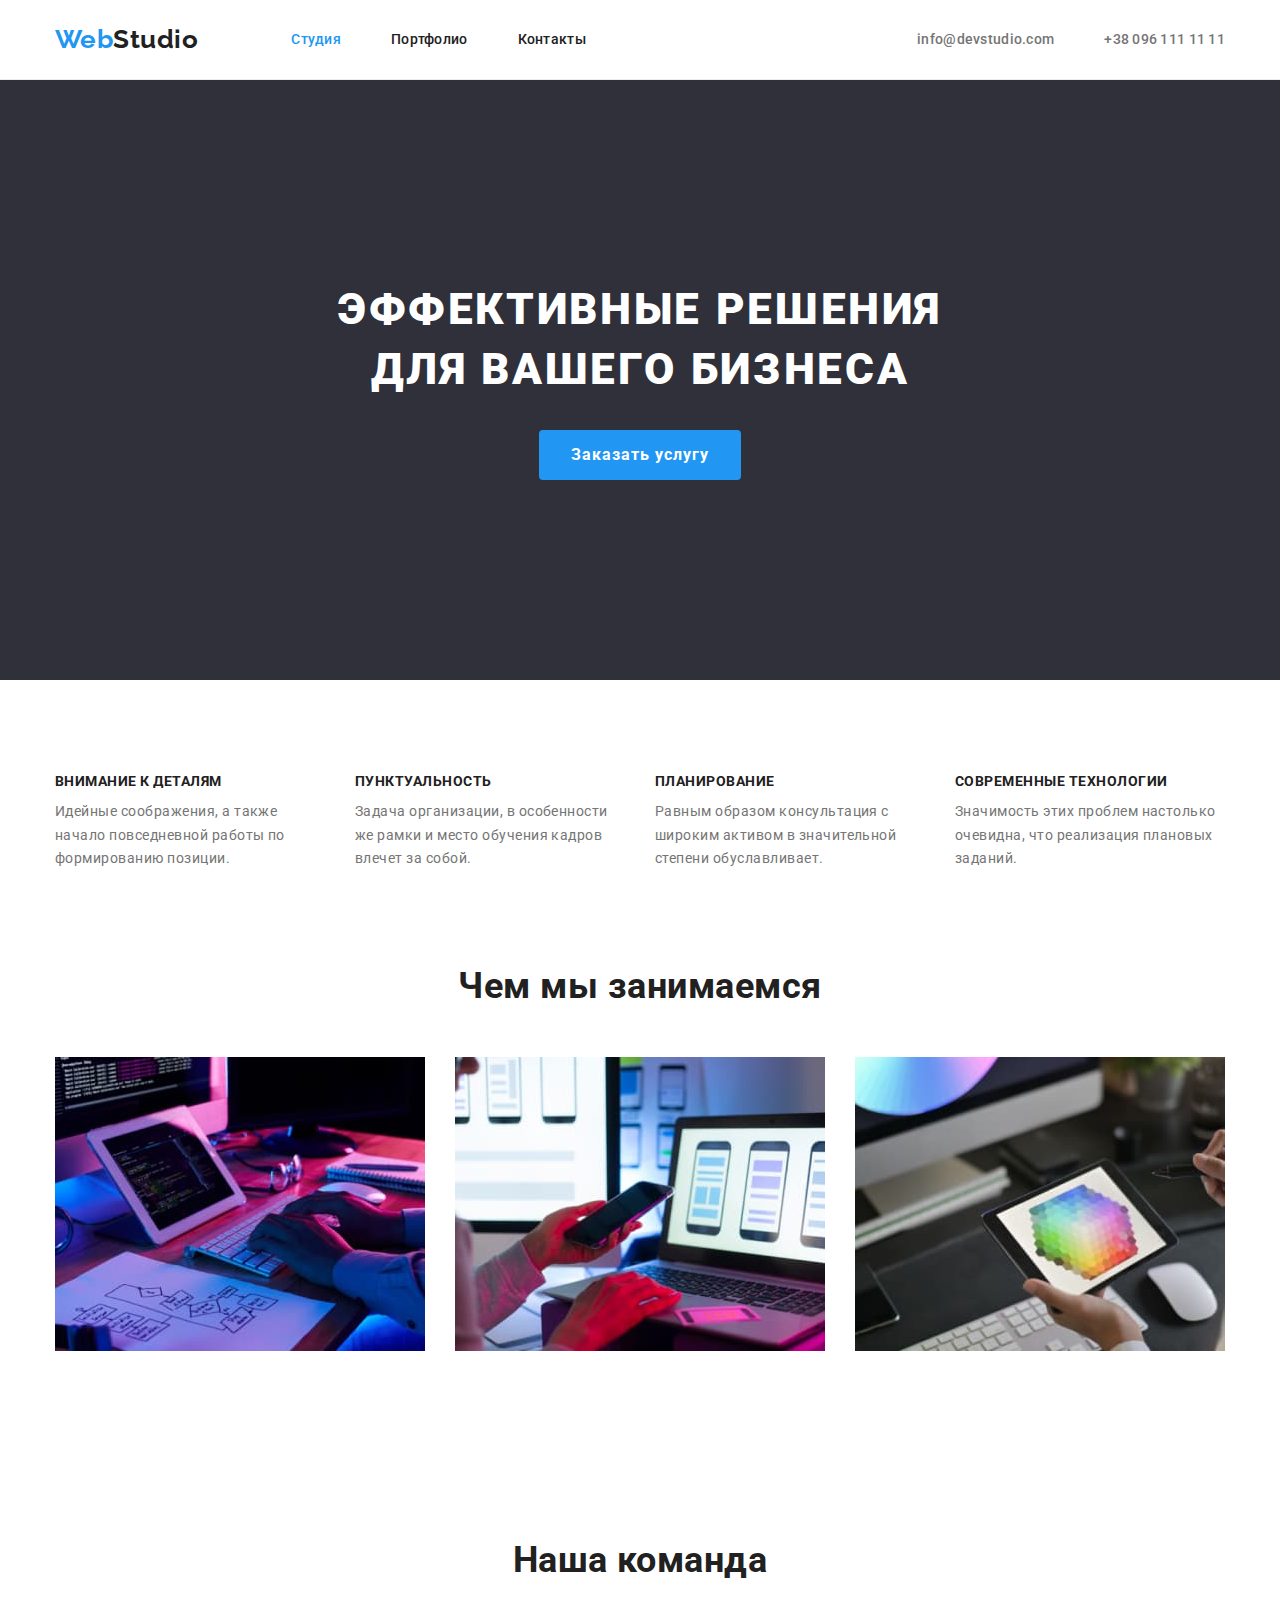
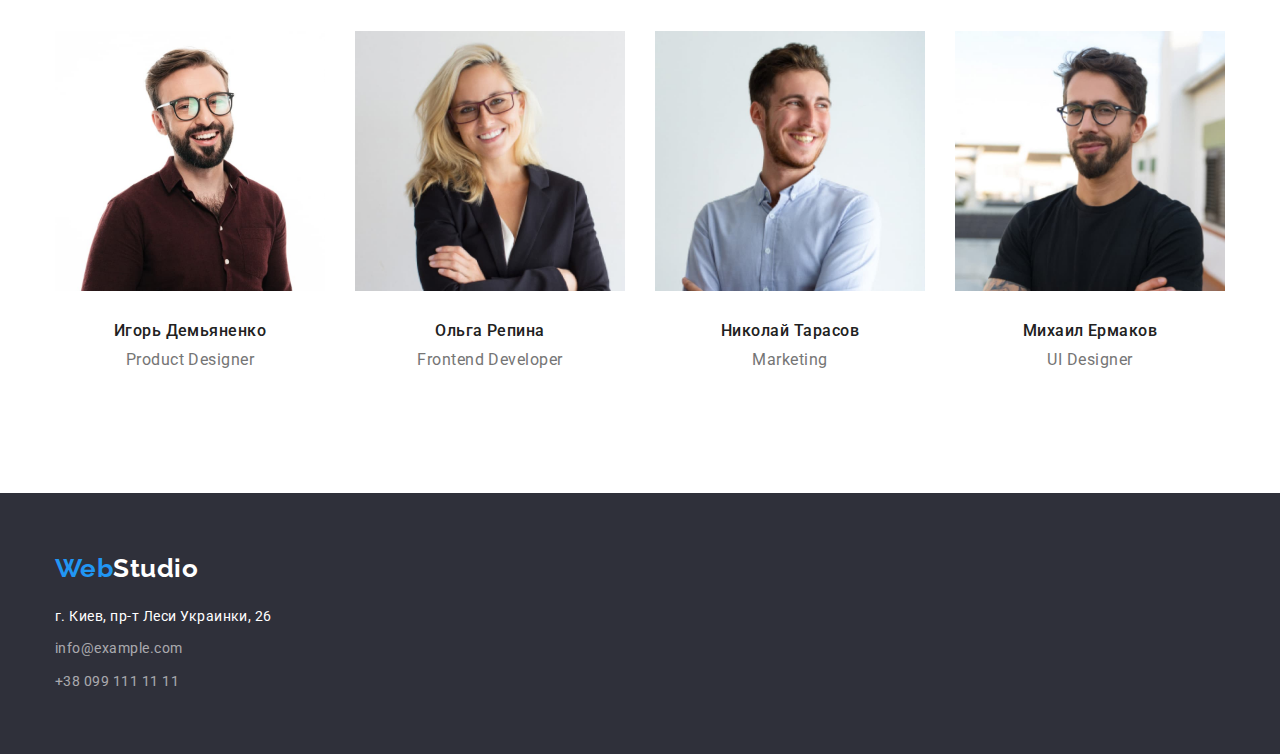
<file: index.html>
<!DOCTYPE html>
<html lang="ru">

<head>
    <meta charset="UTF-8">
    <meta http-equiv="X-UA-Compatible" content="IE=edge">
    <meta name="viewport" content="width=device-width, initial-scale=1.0">
    <title>Студия</title>
    <link
        href="https://fonts.googleapis.com/css2?family=Raleway:wght@700&family=Roboto:wght@400;500;700;900&display=swap"
        rel="stylesheet">
    <link rel="stylesheet"
        href="https://cdnjs.cloudflare.com/ajax/libs/modern-normalize/1.0.0/modern-normalize.min.css">
    <link rel="stylesheet" href="./css/styles.css">

</head>

<body>
    <header class="header">
        <div class="container page-header">
            <nav class="site-nav">
                <a href="./index.html" class="header-logo link"><span class="web">Web</span>Studio</a>
                <ul class="list nav">
                    <li>
                        <a href="" class="link current">Студия</a>
                    </li>
                    <li class="plink">
                        <a href="./portfolio.html" class="link">Портфолио</a>
                    </li>
                    <li>
                        <a href="" class="link">Контакты</a>
                    </li>
                </ul>
            </nav>
            <ul class="list auth-nav">
                <li><a href="mailto:info@devstudio.com" class="link">info@devstudio.com</a></li>
                <li><a href="tel:+380961111111" class="link tlink">+38 096 111 11 11</a></li>
            </ul>
        </div>
    </header>

    <main>
        <section class="hero">
            <div class="container">
                <h1 class="hero-title">Эффективные решения для вашего бизнеса</h1>
                <button type="button" class="hero-button">Заказать услугу</button>
            </div>
        </section>
        <section class="quality">
            <div class="container">
                <h2 class="hidden">Качества нашей команды</h2>
                <ul class="list quality-items">
                    <li class="item">
                        <h3 class="quality-title">Внимание к деталям</h3>
                        <p class="quality-text">Идейные соображения, а также начало повседневной работы по формированию
                            позиции.
                        </p>
                    </li>
                    <li class="item">
                        <h3 class="quality-title">Пунктуальность</h3>
                        <p class="quality-text">Задача организации, в особенности же рамки и место обучения кадров
                            влечет за
                            собой.</p>
                    </li>
                    <li class="item">
                        <h3 class="quality-title">Планирование</h3>
                        <p class="quality-text">Равным образом консультация с широким активом в значительной степени
                            обуславливает.</p>
                    </li>
                    <li class="item">
                        <h3 class="quality-title">Современные технологии</h3>
                        <p class="quality-text">Значимость этих проблем настолько очевидна, что реализация плановых
                            заданий.
                        </p>
                    </li>
                </ul>
            </div>
        </section>
        <section class="work">
            <div class="container">
                <h2 class="title">Чем мы занимаемся</h2>
                <ul class="list work-items">
                    <li class="item">
                        <img src="./images/box1.jpg" alt="Рабочее место разработчика проекта" width="370" height="294">
                    </li>
                    <li class="item">
                        <img src="./images/box2.jpg" alt="Рабочее место проектного менеджера" width="370" height="294">
                    </li>
                    <li class="item">
                        <img src="./images/box3.jpg" alt="Рабочее место дизайнера" width="370" height="294">
                    </li>
                </ul>
            </div>
        </section>
        <section class="team">
            <div class="container">
                <h2 class="title">Наша команда</h2>
                <ul class="list team-items">
                    <li class="item">
                        <img src="./images/img1.jpg" alt="Игорь Демьяненко" width="270" height="260">
                        <div class="sign">
                            <h3 class="team-title">Игорь Демьяненко</h3>
                            <p lang="en" class="team-text">Product Designer</p>
                        </div>
                    </li>
                    <li class="item">
                        <img src="./images/img2.jpg" alt="Ольга Репина" width="270" height="260">
                        <div class="sign">
                            <h3 class="team-title">Ольга Репина</h3>
                            <p lang="en" class="team-text">Frontend Developer</p>
                        </div>
                    </li>
                    <li class="item">
                        <img src="./images/img3.jpg" alt="Николай Тарасов" width="270" height="260">
                        <div class="sign">
                            <h3 class="team-title">Николай Тарасов</h3>
                            <p lang="en" class="team-text">Marketing</p>
                        </div>
                    </li>
                    <li class="item">
                        <img src="./images/img4.jpg" alt="Михаил Ермаков" width="270" height="260">
                        <div class="sign">
                            <h3 class="team-title">Михаил Ермаков</h3>
                            <p lang="en" class="team-text">UI Designer</p>
                        </div>
                    </li>
                </ul>
            </div>
        </section>
    </main>

    <footer class="footer">
        <div class="container">
            <a href="./index.html" class="footer-logo link"><span class="web">Web</span>Studio</a>
            <address class="address">
                г. Киев, пр-т Леси Украинки, 26 <br />
                <a href="mailto:info@example.com" class="footer-link link">info@example.com</a><br />
                <a href="tel:+380991111111" class="footer-link link">+38 099 111 11 11</a>
            </address>
        </div>
    </footer>
</body>

</html>
</file>
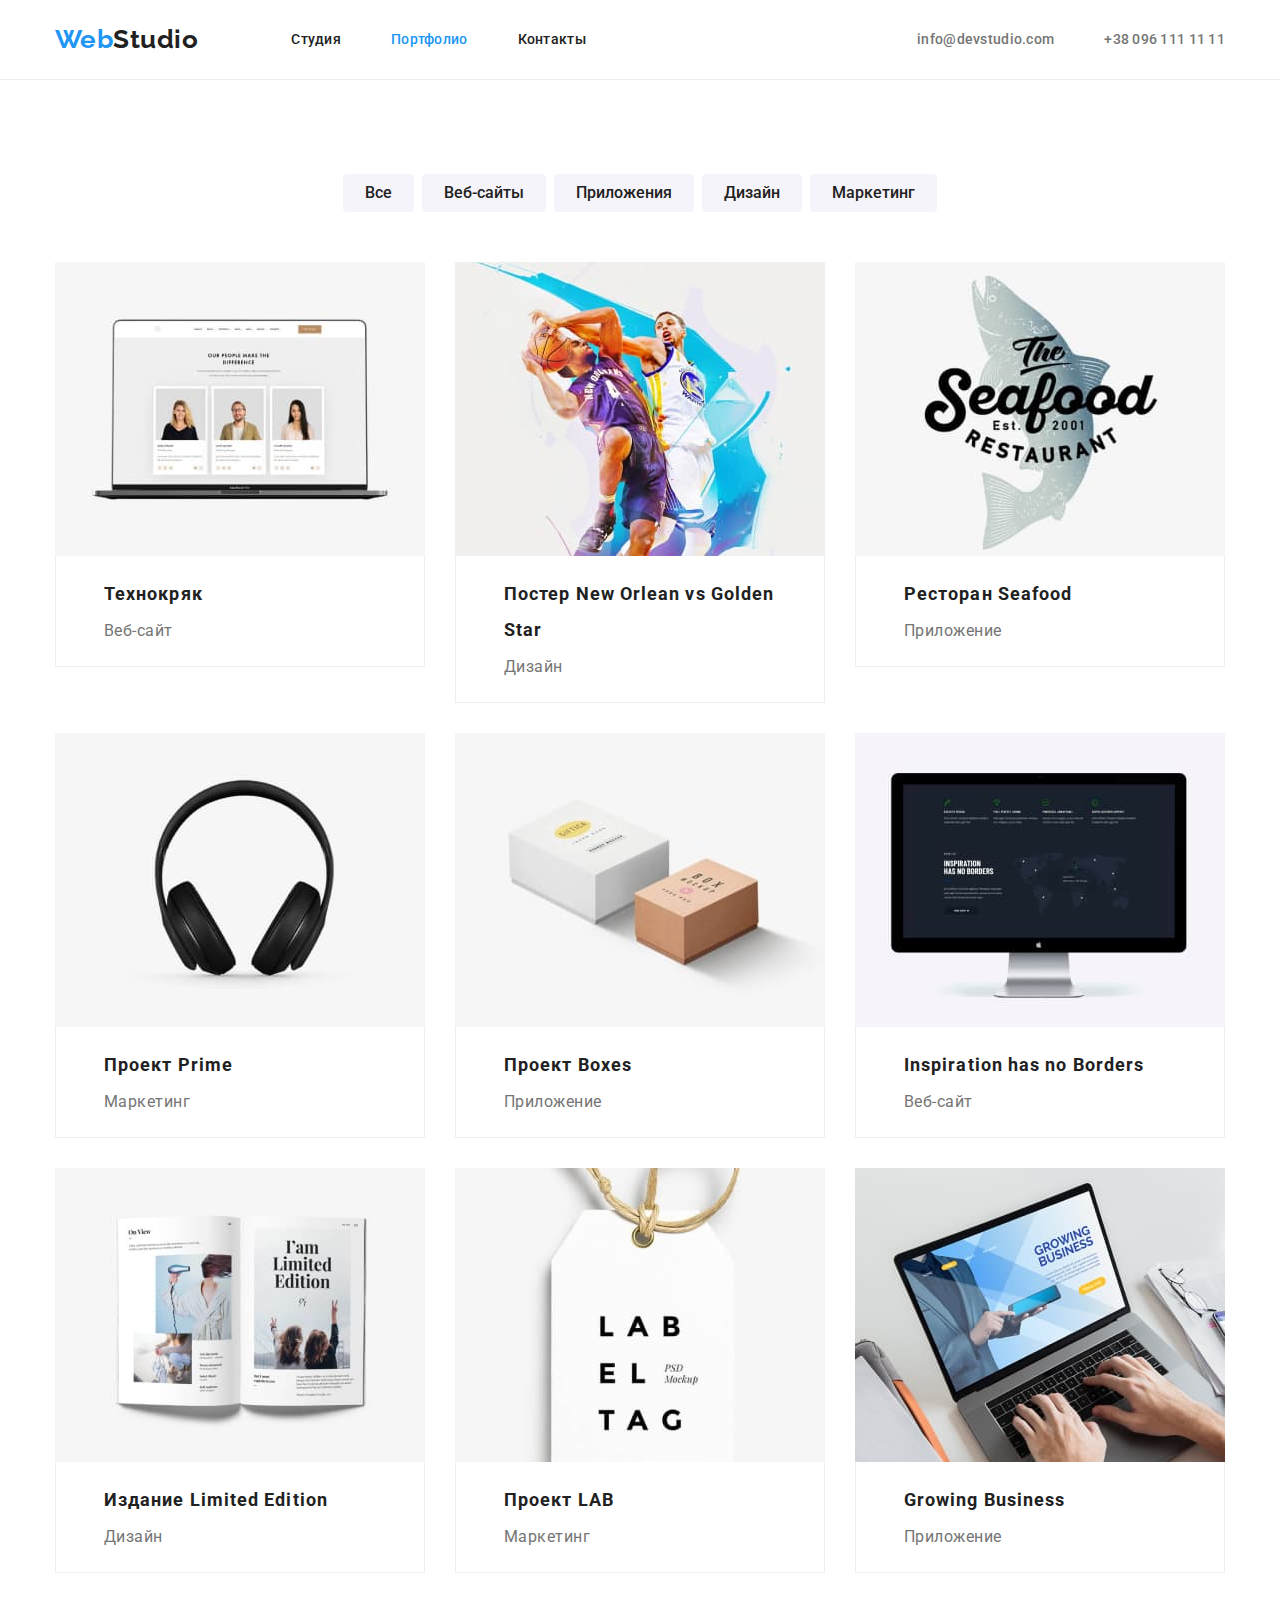
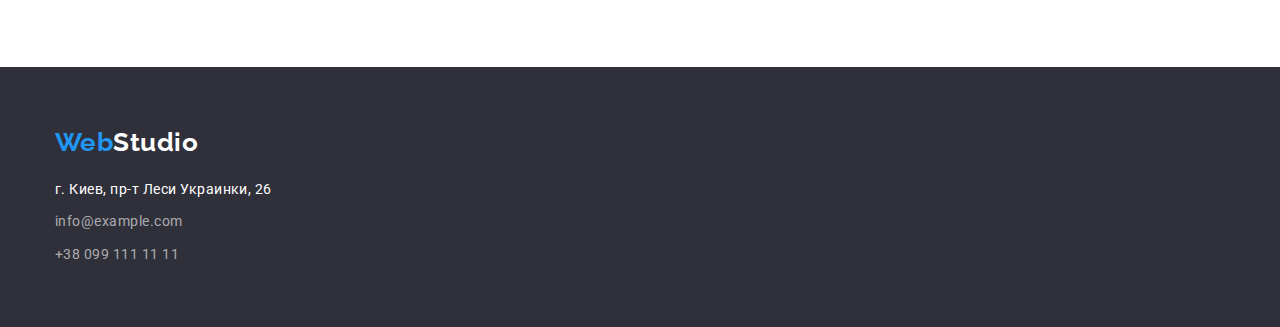
<file: portfolio.html>
<!DOCTYPE html>
<html lang="ru">

<head>
  <meta charset="UTF-8">
  <meta http-equiv="X-UA-Compatible" content="IE=edge">
  <meta name="viewport" content="width=device-width, initial-scale=1.0">
  <title>Портфолио</title>
  <link href="https://fonts.googleapis.com/css2?family=Raleway:wght@700&family=Roboto:wght@400;500;700;900&display=swap"
    rel="stylesheet">
  <link rel="stylesheet" href="https://cdnjs.cloudflare.com/ajax/libs/modern-normalize/1.0.0/modern-normalize.min.css">
  <link rel="stylesheet" href="./css/styles.css">
</head>

<body>
  <header class="header">
    <div class="container page-header">
      <nav class="site-nav">
        <a href="./index.html" class="header-logo link"><span class="web">Web</span>Studio</a>
        <ul class="list nav">
          <li>
            <a href="./index.html" class="link">Студия</a>
          </li>
          <li class="plink">
            <a href="" class="link current">Портфолио</a>
          </li>
          <li>
            <a href="" class="link">Контакты</a>
          </li>
        </ul>
      </nav>
      <ul class="list auth-nav">
        <li><a href="mailto:info@devstudio.com" class="link">info@devstudio.com</a></li>
        <li><a href="tel:+380961111111" class="link tlink">+38 096 111 11 11</a></li>
      </ul>
    </div>
  </header>

  <main>
      <h1 class="hidden">Наши проекты</h1>
      <section class="projects">
        <div class="container">
          <ul class="list projects-items">
            <li class="item">
              <button type="button" class="projects-button">Все</button>
            </li>
            <li class="item">
              <button type="button" class="projects-button">Веб-сайты</button>
            </li>
            <li class="item">
              <button type="button" class="projects-button">Приложения</button>
            </li>
            <li class="item">
              <button type="button" class="projects-button">Дизайн</button>
            </li>
            <li class="item">
              <button type="button" class="projects-button">Маркетинг</button>
            </li>
          </ul>
          <ul class="list projects-cards">
            <li class="card">
              <img src="./images/img5.jpg" alt="ноутбук с сайтом выбора резюме" width="370" height="294">
              <div class="card-border">
                <h2 class="projects-title">Технокряк</h2>
                <p class="projects-text">Веб-сайт</p>
              </div>
            </li>
            <li class="card">
              <img src="./images/img6.jpg" alt="баскетболисты" width="370" height="294">
              <div class="card-border">
                <h2 class="projects-title">Постер New Orlean vs Golden Star</h2>
                <p class="projects-text">Дизайн</p>
              </div>
            </li>
            <li class="card">
              <img src="./images/img7.jpg" alt="логотип ресторана" width="370" height="294">
              <div class="card-border">
                <h2 class="projects-title">Ресторан Seafood</h2>
                <p class="projects-text">Приложение</p>
              </div>
            </li>
            <li class="card">
              <img src="./images/img8.jpg" alt="беспроводные наушники" width="370" height="294">
              <div class="card-border">
                <h2 class="projects-title">Проект Prime</h2>
                <p class="projects-text">Маркетинг</p>
              </div>
            </li>
            <li class="card">
              <img src="./images/img9.jpg" alt="две коробки" width="370" height="294">
              <div class="card-border">
                <h2 class="projects-title">Проект Boxes</h2>
                <p class="projects-text">Приложение</p>
              </div>
            </li>
            <li class="card">
              <img src="./images/img10.jpg" alt="монитор" width="370" height="294">
              <div class="card-border">
                <h2 class="projects-title">Inspiration has no Borders</h2>
                <p class="projects-text">Веб-сайт</p>
              </div>
            </li>
            <li class="card">
              <img src="./images/img11.jpg" alt="открытая книга" width="370" height="294">
              <div class="card-border">
                <h2 class="projects-title">Издание Limited Edition</h2>
                <p class="projects-text">Дизайн</p>
              </div>
            </li>
            <li class="card">
              <img src="./images/img12.jpg" alt="бирка" width="370" height="294">
              <div class="card-border">
                <h2 class="projects-title">Проект LAB</h2>
                <p class="projects-text">Маркетинг</p>
              </div>
            </li>
            <li class="card">
              <img src="./images/img13.jpg" alt="мужчина работает за ноутбуком" width="370" height="294">
              <div class="card-border">
                <h2 class="projects-title">Growing Business</h2>
                <p class="projects-text">Приложение</p>
              </div>
            </li>
          </ul>
        </div>
      </section>
   
  </main>

  <footer class="footer">
    <div class="container">
      <a href="./index.html" class="footer-logo link"><span class="web">Web</span>Studio</a>
      <address class="address">
        г. Киев, пр-т Леси Украинки, 26 <br />
        <a href="mailto:info@example.com" class="footer-link link">info@example.com</a><br />
        <a href="tel:+380991111111" class="footer-link link">+38 099 111 11 11</a>
      </address>
    </div>
  </footer>
</body>

</html>
</file>
<file: css/styles.css>
/* основной цвет текста #212121; */
/* вторичный цвет текста #757575; */
/* цвет акцента #2196F3; */
/* Белый #FFFFFF; */
/* Черный для лого #000000; */
/* Белый с прозрачностью rgba(255, 255, 255, 0.6); */

/* цвет фона в хедере #FFFFFF; */
/* цвет фона героя и футера #2F303A; */
/* цвет фона главный #E5E5E5; */
/* цвет фона вторичный #F5F4FA; */

:root {
  --primary-text-color: #212121;
  --secondary-text-color: #757575;
  --accent-text-color: #2196f3;
  --white-text-color: #ffffff;
  --logo-text-color: #000000;
  --white06-text-color: rgba(255, 255, 255, 0.6);
  --bgc-hero-footer: #2f303a;
  --card-gap: 30px;
}

body {
  background-color: var(--white-text-color);
  color: var(--secondary-text-color);

  font-family: Roboto, sans-serif;
  letter-spacing: 0.03em;
}

.list {
  list-style: none;
  margin: 0;
  padding: 0;
}

.link {
  text-decoration: none;
}

.container {
  margin-left: auto;
  margin-right: auto;
  width: 1200px;
  padding-left: 15px;
  padding-right: 15px;
}

/* Header logo */
.header {
  border-bottom: 1px solid #ececec;
  padding-top: 24px;
  padding-bottom: 24px;
}

.header-logo {
  margin-right: 93px;

  color: var(--logo-text-color);

  font-family: Raleway, sans-serif;
  font-style: normal;
  font-weight: 700;
  font-size: 26px;
  line-height: 1.2;
}

.web {
  color: var(--accent-text-color);
}

/* Site-nav */
.site-nav .link {
  color: var(--primary-text-color);
}

.site-nav .link.current {
  color: var(--accent-text-color);
}

.site-nav .link:hover,
.site-nav .link:focus,
.auth-nav .link:hover,
.auth-nav .link:focus {
  color: var(--accent-text-color);
}

.nav {
  display: flex;
}

.plink {
  margin-right: 50px;
  margin-left: 50px;
}

.site-nav {
  display: flex;
  align-items: center;
}

.page-header {
  display: flex;
  justify-content: space-between;
  align-items: center;
}

.auth-nav {
  display: flex;
}

.tlink {
  margin-left: 50px;
}

.auth-nav .link {
  color: inherit;
}

.nav,
.auth-nav {
  font-style: normal;
  font-weight: 500;
  font-size: 14px;
  line-height: 1.14;
  letter-spacing: 0.02em;
}

/* Hero */
.hero {
  padding-top: 200px;
  padding-bottom: 200px;

  background-color: var(--bgc-hero-footer);
}

.hero-title {
  margin: 0 auto 30px auto;

  width: 696px;
  text-align: center;
  color: var(--white-text-color);
  font-style: normal;
  font-weight: 900;
  font-size: 44px;
  line-height: 1.36;
  text-align: center;
  letter-spacing: 0.06em;
  text-transform: uppercase;
}

.hero-button {
  margin: 0 auto;
  padding: 10px 32px;
  border-radius: 4px;
  border: 0;

  color: var(--white-text-color);
  background-color: var(--accent-text-color);
  cursor: pointer;

  font-family: Roboto, sans-serif;
  font-style: normal;
  font-weight: 700;
  font-size: 16px;
  line-height: 1.87;
  display: flex;
  align-items: center;
  text-align: center;
  letter-spacing: 0.06em;
}

/* Quality and Work and Team */

.quality-title {
  margin-top: 0;
  margin-bottom: 10px;

  color: var(--primary-text-color);

  font-style: normal;
  font-weight: 700;
  font-size: 14px;
  line-height: 1.14;
  text-transform: uppercase;
}

.quality-text {
  margin-top: 0;
  margin-bottom: 0;

  font-size: 14px;
  line-height: 1.7;
}

.quality {
  padding-top: 94px;
  padding-bottom: 94px;
}

.quality-items {
  display: flex;
}

.quality-items > .item {
  width: 270px;
}

.quality-items .item + .item {
  margin-left: 30px;
}

.title {
  margin-top: 0;
  margin-bottom: 50px;

  color: var(--primary-text-color);

  font-style: normal;
  font-weight: 700;
  font-size: 36px;
  line-height: 1.17;
  text-align: center;
}

.work {
  padding-bottom: 94px;
}

.team {
  padding-top: 94px;
  padding-bottom: 94px;
}

.sign {
  padding-top: 30px;
  padding-bottom: 30px;
  padding-left: auto;
  padding-right: auto;
}

.work-items {
  display: flex;
}

.work-items .item + .item {
  margin-left: 30px;
}

.team-title {
  margin-bottom: 10px;
  margin-top: 0;

  color: var(--primary-text-color);

  font-style: normal;
  font-weight: 500;
  font-size: 16px;
  line-height: 1.19;
  text-align: center;
}

.team-text {
  margin-top: 0;
  margin-bottom: 0px;

  font-size: 16px;
  line-height: 1.19;
  text-align: center;
}

.team-items {
  display: flex;
}

.team-items .item + .item {
  margin-left: 30px;
}

/* Footer */
.footer {
  background-color: var(--bgc-hero-footer);
  padding-top: 60px;
  padding-bottom: 60px;
}

.footer-logo:hover,
.footer-logo:focus {
  color: var(--accent-text-color);
}

.address {
  color: var(--white-text-color);

  font-style: normal;
  font-weight: 400;
  font-size: 14px;
  line-height: 1.7;
}

.footer-logo {
  display: inline-block;
  margin-bottom: 20px;

  color: var(--white-text-color);

  font-family: Raleway, sans-serif;
  font-style: normal;
  font-weight: 700;
  font-size: 26px;
  line-height: 1.2;
}

.footer-link {
  display: inline-block;
  margin-top: 9px;
  margin-bottom: 0;
}

.address .footer-link {
  color: var(--white06-text-color);
}

.footer-link:hover,
.footer-link:focus {
  color: var(--accent-text-color);
}

/* Projects */
.projects {
  padding-top: 94px;
  padding-bottom: 94px;
}

.hidden {
  display: none;
}

.projects-title {
  margin-top: 0;
  margin-bottom: 4px;
  padding-left: 24px;
  padding-right: 24px;

  color: var(--primary-text-color);

  font-style: normal;
  font-weight: 700;
  font-size: 18px;
  line-height: 2;
  letter-spacing: 0.06em;
}

.projects-items {
  display: flex;
  margin-bottom: 50px;
  justify-content: center;
}

.projects-button:hover,
.projects-button:focus {
  background-color: var(--accent-text-color);
  color: var(--white-text-color);
}

.projects-button {
  padding: 6px 22px;
  border-radius: 4px;
  border: 0;

  cursor: pointer;
  color: var(--primary-text-color);
  background-color: #f5f4fa;

  font-family: Roboto, sans-serif;
  font-style: normal;
  font-weight: 500;
  font-size: 16px;
  line-height: 1.6;
  text-align: center;
}

.projects-items > .item:not(:first-child) {
  margin-left: 8px;
}

.projects-text {
  margin: 0;
  padding-left: 24px;
  padding-right: 24px;

  font-size: 16px;
  line-height: 1.87;
}

.projects-cards {
  display: flex;
  flex-wrap: wrap;
  /* outline: 1px solid red; */
  margin: 0;
  padding: 0;

  margin-right: calc(-1 * var(--card-gap));
  margin-bottom: calc(-1 * var(--card-gap));
}

.projects-cards .card {
  /* outline: 1px solid blue; */
  flex-basis: calc(100% / 3 - var(--card-gap));
  margin-right: var(--card-gap);
  margin-bottom: var(--card-gap);
}

.card-border {
  border: 1px solid #eeeeee;
  border-top: none;
  padding: 20px 24px;
}

img {
  display: block;
  min-width: 100%;
}
</file>
